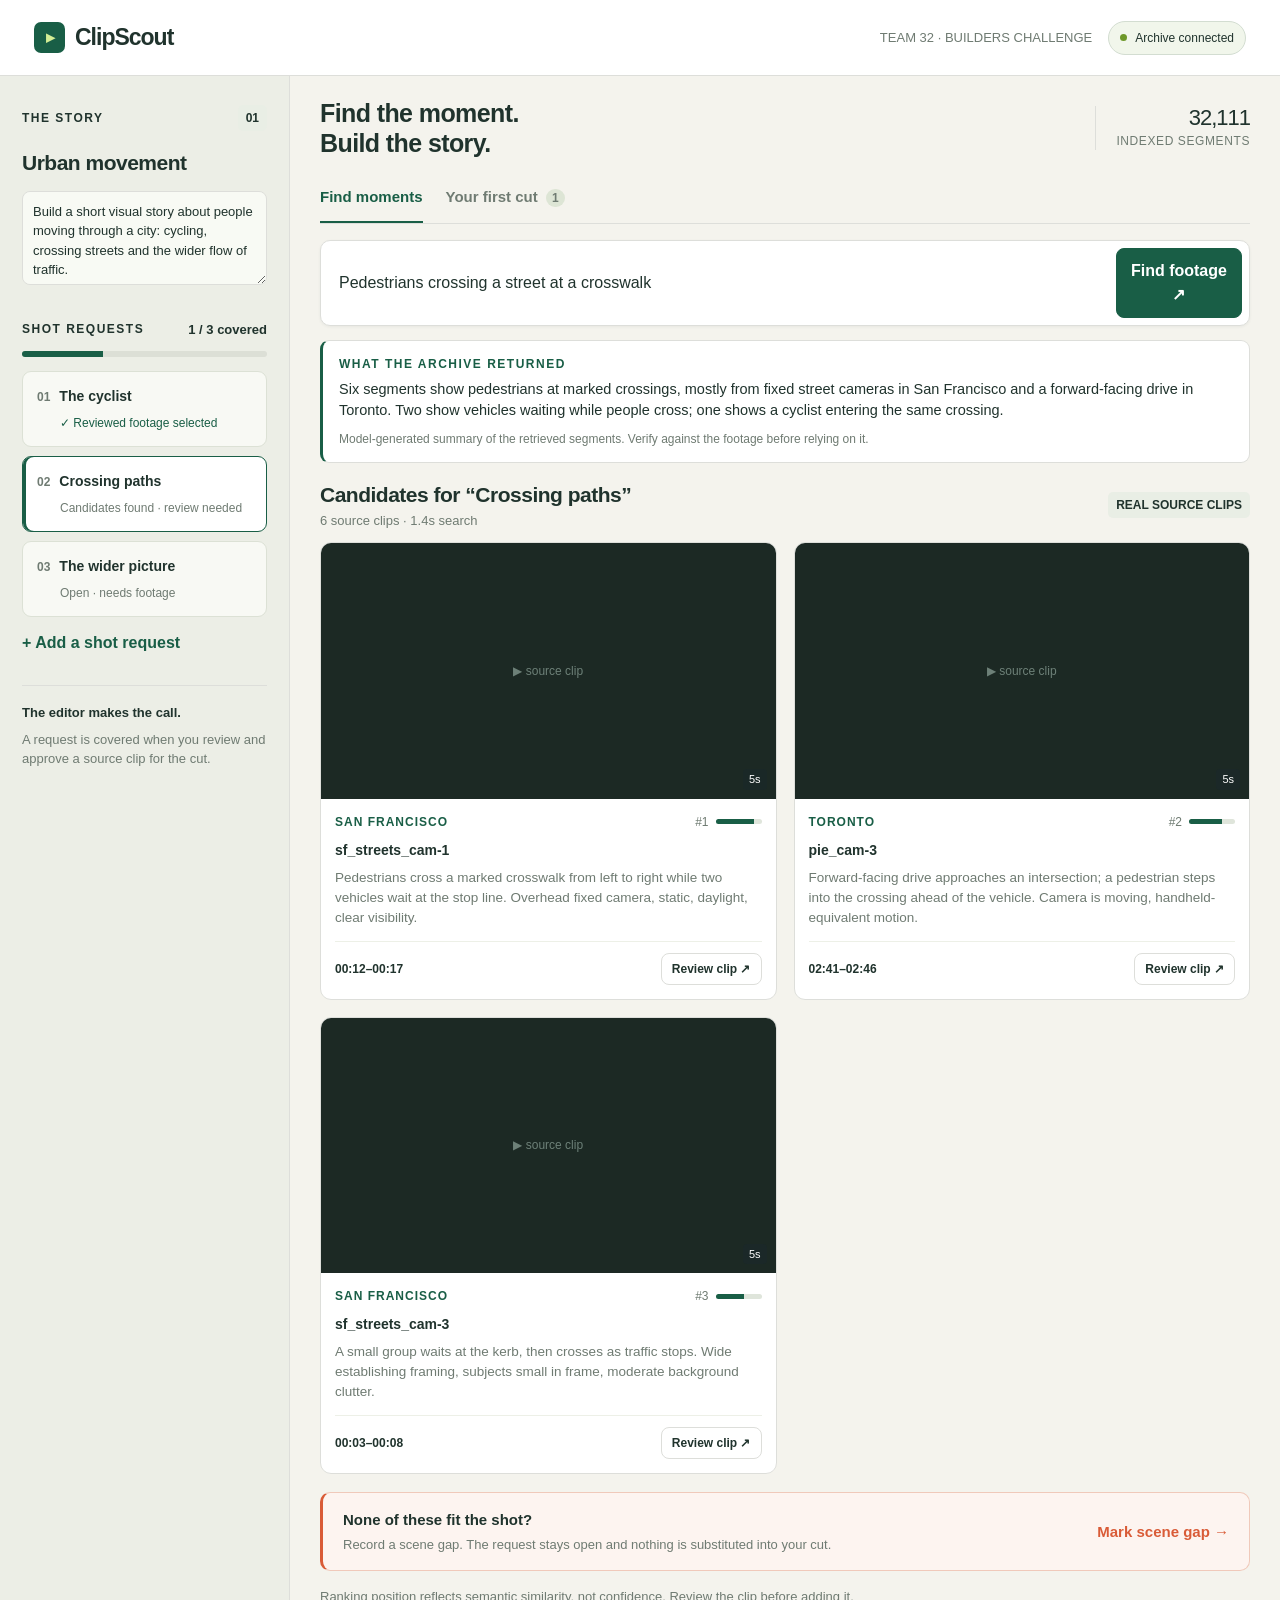
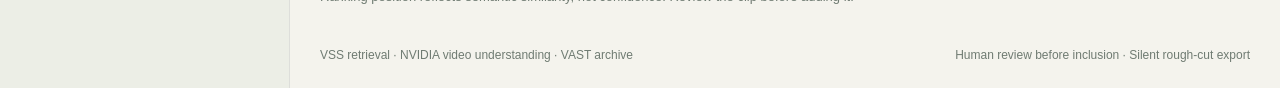
<file: design/preview.html>
<!doctype html>
<html lang="en">
<head><meta charset="utf-8"><meta name="viewport" content="width=device-width,initial-scale=1">
<title>ClipScout — design preview</title>
<style>
/* ============================================================
   Base: the existing ClipScout stylesheet, abridged to the rules
   the preview needs. Unchanged from index.html.
   ============================================================ */
:root{--ink:#20332d;--muted:#6f7b72;--paper:#f4f3ed;--line:#dddeda;--green:#195e46;--lime:#d4ee95;--orange:#d95b37}
*{box-sizing:border-box}
body{margin:0;background:var(--paper);color:var(--ink);font:15px/1.5 'Segoe UI',Arial,sans-serif}
button,input,textarea{font:inherit}
button{cursor:pointer;border:1px solid var(--line);background:#fff;border-radius:8px;padding:10px 14px;color:var(--ink);font-weight:600}
button:hover{border-color:var(--green);background:#f1f6ed}
button.primary{background:var(--green);border-color:var(--green);color:#fff}
button.small{font-size:12px;padding:6px 10px}
button.text{background:transparent;border:0;padding:5px 0;color:var(--green)}
input,textarea{border:1px solid var(--line);background:#fff;border-radius:8px;padding:10px;width:100%;color:var(--ink)}
h1,h2,h3,p{margin:0}
h2{font-size:21px;letter-spacing:-.5px}h3{font-size:16px}
.muted{color:var(--muted)}
.eyebrow{font-size:11px;letter-spacing:1.8px;font-weight:750;text-transform:uppercase}
.tag{display:inline-block;font-size:11px;font-weight:650;padding:4px 8px;border-radius:5px;background:#e9eee5}
.pill{display:inline-flex;gap:8px;align-items:center;padding:7px 11px;border:1px solid #d3ddd1;border-radius:30px;background:#f1f6eb;font-size:12px}
.dot{width:7px;height:7px;background:#6d9829;border-radius:50%}
header{height:76px;background:#fff;border-bottom:1px solid var(--line);display:flex;align-items:center;justify-content:space-between;padding:0 34px}
.brand{display:flex;align-items:center;gap:10px;font-size:23px;font-weight:750;letter-spacing:-1px}
.brand-icon{height:31px;width:31px;border-radius:7px;background:var(--green);display:grid;place-items:center;color:var(--lime);font-size:17px}
.header-right{display:flex;gap:16px;align-items:center}
.team{font-size:12px;color:var(--muted)}
.layout{display:grid;grid-template-columns:290px 1fr;min-height:calc(100vh - 76px)}
aside{padding:29px 22px;background:#eceee6;border-right:1px solid var(--line)}
.aside-top{display:flex;justify-content:space-between;align-items:center;margin-bottom:16px}
.brief{font-size:13px;background:#f8faf4;min-height:94px;resize:vertical}
.section-label{margin:28px 0 12px;display:flex;justify-content:space-between;align-items:center}
.shot{display:block;width:100%;text-align:left;padding:14px;margin-bottom:9px;background:#f8f9f4;border:1px solid #dce1d5;border-radius:9px;font-size:13px;font-weight:500}
.shot.active{border-color:var(--green);box-shadow:inset 3px 0 var(--green);background:#fff}
.shot-top{display:flex;gap:9px;align-items:center;margin-bottom:7px}
.shot-number{font-size:10px;color:var(--muted);font-weight:700}
.shot-state{display:block;font-size:11px;color:var(--muted);margin-left:23px}
.shot-state.done{color:var(--green)}
.aside-note{font-size:12px;color:var(--muted);margin-top:25px;border-top:1px solid var(--line);padding-top:17px}
main{padding:35px 34px 24px;min-width:0}
.hero{display:flex;align-items:flex-end;justify-content:space-between;gap:24px;margin-bottom:28px}
.hero h1{font-size:clamp(32px,3.7vw,52px);line-height:1.1;letter-spacing:-2px;font-weight:650}
.hero p{margin-top:12px;max-width:540px;color:var(--muted)}
.metric{flex-shrink:0;border-left:1px solid var(--line);padding-left:26px}
.metric strong{font-size:35px;letter-spacing:-1px;font-weight:500}
.metric p{font-size:11px;letter-spacing:1px;margin-top:0;text-transform:uppercase}
.tabs{display:flex;gap:23px;border-bottom:1px solid var(--line);margin-bottom:23px}
.tab{border:0;border-radius:0;padding:12px 0;background:transparent;font-size:13px;color:var(--muted);border-bottom:2px solid transparent}
.tab.active{color:var(--green);border-color:var(--green)}
.tab-count{font-size:10px;background:#dde5d5;padding:2px 6px;border-radius:20px;margin-left:4px}
.searchbox{display:flex;gap:10px;background:#fff;padding:9px;border:1px solid var(--line);border-radius:10px}
.searchbox input{border:0;outline:none;min-width:0}
.results-head{display:flex;justify-content:space-between;align-items:center;margin:21px 0 14px;gap:15px}
.results-head p{font-size:12px;color:var(--muted)}
.grid{display:grid;grid-template-columns:repeat(3,minmax(0,1fr));gap:17px}
.clip{border:1px solid var(--line);border-radius:11px;overflow:hidden;background:#fff}
.preview{aspect-ratio:16/9;background:#1c2924;position:relative;display:grid;place-items:center;color:#6d8078;font-size:12px}
.preview .duration{position:absolute;bottom:9px;right:9px;background:#1b2829d9;color:#fff;padding:2px 6px;font-size:11px;border-radius:4px}
.clip-body{padding:14px}
.clip-top{display:flex;justify-content:space-between;gap:6px;align-items:center}
.clip .location{font-size:11px;text-transform:uppercase;letter-spacing:1px;color:var(--green);font-weight:700}
.score{font-size:10px;color:var(--muted)}
.clip h3{margin:9px 0 7px;overflow-wrap:anywhere;font-size:13px}
.description{font-size:12px;color:var(--muted);height:54px;overflow:hidden;display:-webkit-box;-webkit-line-clamp:3;-webkit-box-orient:vertical;line-height:18px}
.clip-foot{border-top:1px solid #edf0e7;margin-top:13px;padding-top:11px;display:flex;align-items:center;justify-content:space-between;gap:8px;font-size:11px}
.statusbar{min-height:24px;font-size:12px;color:var(--muted);margin-top:16px}
.footer{font-size:11px;color:var(--muted);display:flex;justify-content:space-between;gap:16px;margin-top:35px}

/* ============================================================
   demo-theme.css — the proposed override. Everything below this
   line is the patch. Paste it at the end of the existing <style>.
   ============================================================ */

/* 1. TYPE SCALE — legible on a projector at three metres.
      Every size below 13px was raised; nothing structural moved. */
body{font-size:16px}
.eyebrow{font-size:12px;letter-spacing:1.5px}
.tag{font-size:12px}
.team,.results-head p,.statusbar,.aside-note,.brief{font-size:13px}
.shot{font-size:14px}
.shot-state{font-size:12px}
.shot-number{font-size:12px}
.tab{font-size:15px}
.tab-count{font-size:12px}
.clip h3{font-size:14px}
.description{font-size:13.5px;line-height:20px;height:60px}
.clip-foot{font-size:12px}
.footer{font-size:12px}
.metric p{font-size:12px}

/* 2. RECLAIM THE FOLD — the hero pushed the working area off screen.
      Search and the first row of results now sit above it. */
main{padding:22px 30px 24px}
.hero{margin-bottom:16px;align-items:center}
.hero h1{font-size:25px;letter-spacing:-.6px;line-height:1.2}
/* Keep the <br>. Hiding it joins the two sentences with no space, and a
   two-line 25px headline is still far shorter than the 52px original. */
.hero p{display:none}
.hero .eyebrow{display:none}
.metric{padding-left:20px;text-align:right;border-left:1px solid var(--line)}
.metric strong{font-size:22px;display:block;line-height:1.1}
/* .hero p is hidden above and .metric sits inside .hero, so restore this one. */
.metric p{display:block;margin:2px 0 0;letter-spacing:.6px;white-space:nowrap}
.tabs{margin-bottom:16px}
.searchbox{padding:7px;box-shadow:0 1px 3px #20332d0f}
.searchbox input{font-size:16px;padding:11px}
.results-head{margin:16px 0 12px}

/* 3. THE ARCHIVE SUMMARY — the backend already returns
      llm_synthesis.response and the UI discards it. One slot for it.
      Needs the single markup line documented in design/README.md. */
#archive-summary{display:none;margin:14px 0 0;padding:14px 16px;background:#fff;
  border:1px solid var(--line);border-left:3px solid var(--green);border-radius:9px;font-size:14.5px}
#archive-summary.visible{display:block}
#archive-summary .eyebrow{display:block;color:var(--green);margin-bottom:6px}
#archive-summary .caveat{display:block;margin-top:8px;font-size:12px;color:var(--muted)}

/* 4. RELEVANCE AS A BAR — a bare "0.57" reads as a confidence
      probability. It is a ranking score. Show rank position and keep
      the number available, but stop implying precision. */
.score{font-size:12px;display:flex;align-items:center;gap:7px;color:var(--muted);white-space:nowrap}
.score .bar{width:46px;height:5px;border-radius:3px;background:#dfe5db;overflow:hidden;display:inline-block}
.score .bar i{display:block;height:100%;background:var(--green)}

/* 5. THE SCENE GAP — this is the product's strongest claim and it was
      a small secondary button hidden below the grid. Make it a
      standing, first-class action. */
#mark-gap{display:flex!important;width:100%;margin-top:18px;align-items:center;
  justify-content:space-between;gap:16px;padding:16px 20px;font-size:15px;text-align:left;
  background:#fdf4f0;border:1px solid #f0c9ba;border-left:3px solid var(--orange);border-radius:10px}
#mark-gap:hover{background:#fbe9e2;border-color:var(--orange)}
#mark-gap .gap-title{display:block;font-weight:700;color:var(--ink)}
#mark-gap .gap-sub{display:block;font-weight:400;font-size:13px;color:var(--muted);margin-top:3px}
#mark-gap .gap-cta{flex-shrink:0;color:var(--orange);font-weight:700}
#mark-gap.hidden{display:none!important}

/* 6. COVERAGE AS A BAR — the core progress signal was 12px of grey
      text. It is what the whole desk is working toward. */
#coverage{font-size:13px;font-weight:700;color:var(--ink)}
.coverage-track{height:6px;border-radius:4px;background:#dcdfd6;overflow:hidden;margin:10px 0 4px}
.coverage-track i{display:block;height:100%;background:var(--green);transition:width .25s}

/* 7. CARD LEGIBILITY — provenance is the pitch, so surface camera and
      timecode instead of burying them in 11px grey. */
.clip{transition:border-color .15s,box-shadow .15s}
.clip:hover{border-color:#c3cdbf;box-shadow:0 2px 10px #20332d0f}
.clip .location{font-size:12px}
.clip-foot{font-variant-numeric:tabular-nums;color:var(--ink)}
.clip-foot .tc{font-weight:650}

@media(max-width:1450px){.grid{grid-template-columns:repeat(2,minmax(0,1fr))}}
</style></head>
<body>
<header>
  <div class="brand"><span class="brand-icon">▸</span>ClipScout</div>
  <div class="header-right"><span class="team">TEAM 32 · BUILDERS CHALLENGE</span>
  <span class="pill"><span class="dot"></span>Archive connected</span></div>
</header>
<div class="layout">
  <aside>
    <div class="aside-top"><span class="eyebrow">The story</span><span class="tag">01</span></div>
    <h2 style="margin-bottom:12px">Urban movement</h2>
    <textarea class="brief">Build a short visual story about people moving through a city: cycling, crossing streets and the wider flow of traffic.</textarea>
    <div class="section-label"><span class="eyebrow">Shot requests</span><span id="coverage">1 / 3 covered</span></div>
    <div class="coverage-track"><i style="width:33%"></i></div>
    <div style="margin-top:14px">
      <button class="shot"><span class="shot-top"><span class="shot-number">01</span><strong>The cyclist</strong></span><span class="shot-state done">✓ Reviewed footage selected</span></button>
      <button class="shot active"><span class="shot-top"><span class="shot-number">02</span><strong>Crossing paths</strong></span><span class="shot-state">Candidates found · review needed</span></button>
      <button class="shot"><span class="shot-top"><span class="shot-number">03</span><strong>The wider picture</strong></span><span class="shot-state">Open · needs footage</span></button>
    </div>
    <button class="text">+ Add a shot request</button>
    <div class="aside-note"><strong style="color:var(--ink)">The editor makes the call.</strong>
    <p style="margin-top:7px">A request is covered when you review and approve a source clip for the cut.</p></div>
  </aside>
  <main>
    <section class="hero">
      <h1>Find the moment.<br>Build the story.</h1>
      <div class="metric"><strong>32,111</strong><p>Indexed segments</p></div>
    </section>
    <nav class="tabs"><button class="tab active">Find moments</button><button class="tab">Your first cut <span class="tab-count">1</span></button></nav>
    <div class="searchbox"><input value="Pedestrians crossing a street at a crosswalk"><button class="primary">Find footage ↗</button></div>

    <div id="archive-summary" class="visible">
      <span class="eyebrow">What the archive returned</span>
      Six segments show pedestrians at marked crossings, mostly from fixed street cameras in San Francisco and a forward-facing drive in Toronto. Two show vehicles waiting while people cross; one shows a cyclist entering the same crossing.
      <span class="caveat">Model-generated summary of the retrieved segments. Verify against the footage before relying on it.</span>
    </div>

    <div class="results-head">
      <div><h2>Candidates for “Crossing paths”</h2><p>6 source clips · 1.4s search</p></div>
      <span class="tag">REAL SOURCE CLIPS</span>
    </div>
    <div class="grid">
      <article class="clip"><div class="preview">▶ source clip<span class="duration">5s</span></div>
        <div class="clip-body"><div class="clip-top"><span class="location">san francisco</span>
          <span class="score">#1<span class="bar"><i style="width:84%"></i></span></span></div>
          <h3>sf_streets_cam-1</h3>
          <p class="description">Pedestrians cross a marked crosswalk from left to right while two vehicles wait at the stop line. Overhead fixed camera, static, daylight, clear visibility.</p>
          <div class="clip-foot"><span class="tc">00:12–00:17</span><button class="small">Review clip ↗</button></div></div></article>
      <article class="clip"><div class="preview">▶ source clip<span class="duration">5s</span></div>
        <div class="clip-body"><div class="clip-top"><span class="location">toronto</span>
          <span class="score">#2<span class="bar"><i style="width:71%"></i></span></span></div>
          <h3>pie_cam-3</h3>
          <p class="description">Forward-facing drive approaches an intersection; a pedestrian steps into the crossing ahead of the vehicle. Camera is moving, handheld-equivalent motion.</p>
          <div class="clip-foot"><span class="tc">02:41–02:46</span><button class="small">Review clip ↗</button></div></div></article>
      <article class="clip"><div class="preview">▶ source clip<span class="duration">5s</span></div>
        <div class="clip-body"><div class="clip-top"><span class="location">san francisco</span>
          <span class="score">#3<span class="bar"><i style="width:63%"></i></span></span></div>
          <h3>sf_streets_cam-3</h3>
          <p class="description">A small group waits at the kerb, then crosses as traffic stops. Wide establishing framing, subjects small in frame, moderate background clutter.</p>
          <div class="clip-foot"><span class="tc">00:03–00:08</span><button class="small">Review clip ↗</button></div></div></article>
    </div>

    <button id="mark-gap">
      <span><span class="gap-title">None of these fit the shot?</span>
      <span class="gap-sub">Record a scene gap. The request stays open and nothing is substituted into your cut.</span></span>
      <span class="gap-cta">Mark scene gap →</span>
    </button>

    <div class="statusbar">Ranking position reflects semantic similarity, not confidence. Review the clip before adding it.</div>
    <div class="footer"><span>VSS retrieval · NVIDIA video understanding · VAST archive</span><span>Human review before inclusion · Silent rough-cut export</span></div>
  </main>
</div>
</body></html>
</file>
